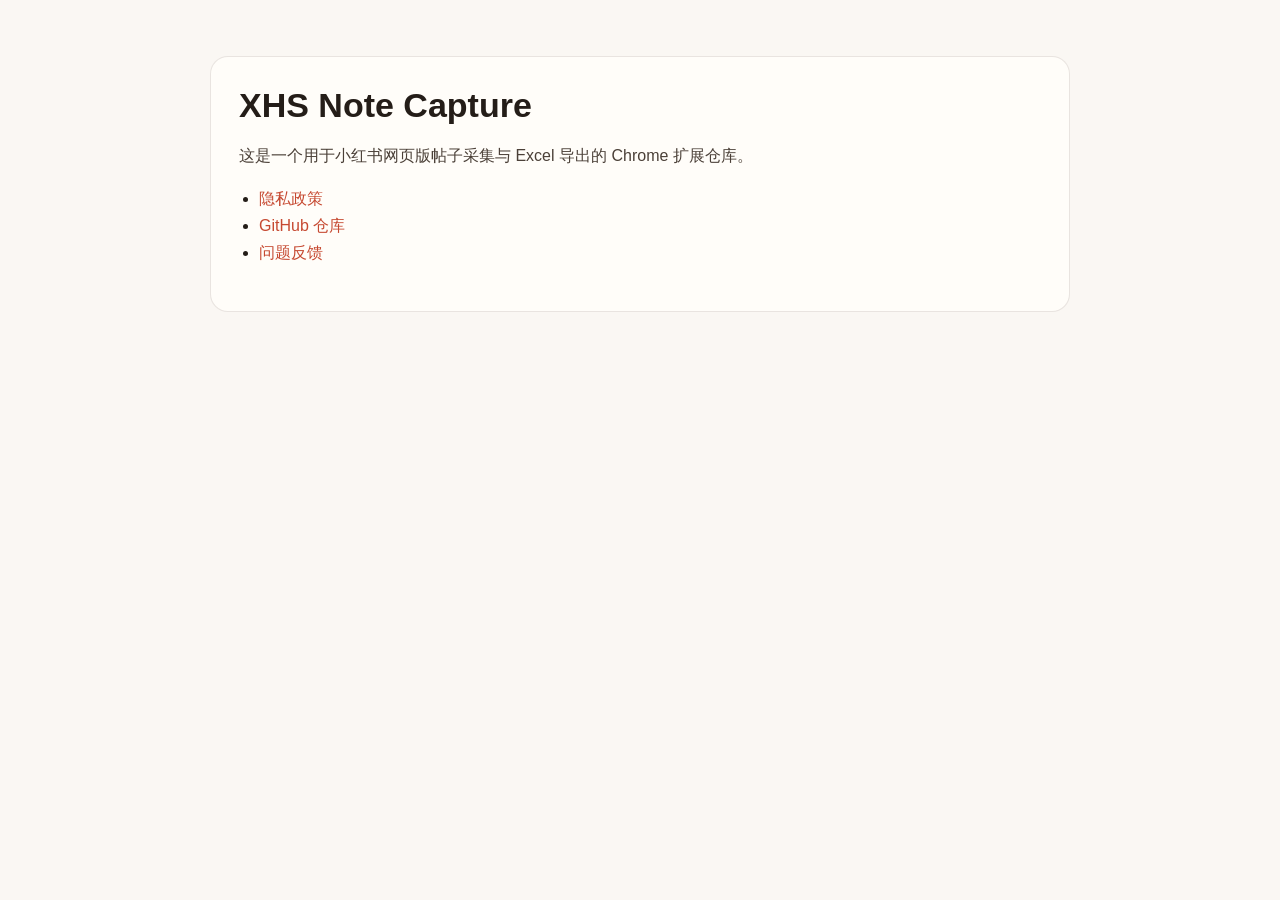
<file: index.html>
<!doctype html>
<html lang="zh-CN">
  <head>
    <meta charset="utf-8">
    <meta name="viewport" content="width=device-width, initial-scale=1">
    <title>XHS Note Capture</title>
    <style>
      body {
        margin: 0;
        font: 16px/1.7 -apple-system, BlinkMacSystemFont, "PingFang SC", "Noto Sans SC", sans-serif;
        color: #241d18;
        background: #faf7f3;
      }
      main {
        max-width: 860px;
        margin: 0 auto;
        padding: 56px 20px 72px;
      }
      .card {
        padding: 28px;
        border: 1px solid rgba(76, 53, 41, 0.12);
        border-radius: 18px;
        background: #fffdf9;
      }
      h1 {
        margin: 0 0 12px;
        font-size: 34px;
        line-height: 1.2;
      }
      p {
        color: #4b4038;
      }
      a {
        color: #c64931;
        text-decoration: none;
      }
      a:hover {
        text-decoration: underline;
      }
      ul {
        padding-left: 20px;
      }
    </style>
  </head>
  <body>
    <main>
      <section class="card">
        <h1>XHS Note Capture</h1>
        <p>这是一个用于小红书网页版帖子采集与 Excel 导出的 Chrome 扩展仓库。</p>
        <ul>
          <li><a href="./privacy-policy.html">隐私政策</a></li>
          <li><a href="https://github.com/gjxwxt/xhs-note-exporter-extension">GitHub 仓库</a></li>
          <li><a href="https://github.com/gjxwxt/xhs-note-exporter-extension/issues">问题反馈</a></li>
        </ul>
      </section>
    </main>
  </body>
  </html>
</file>
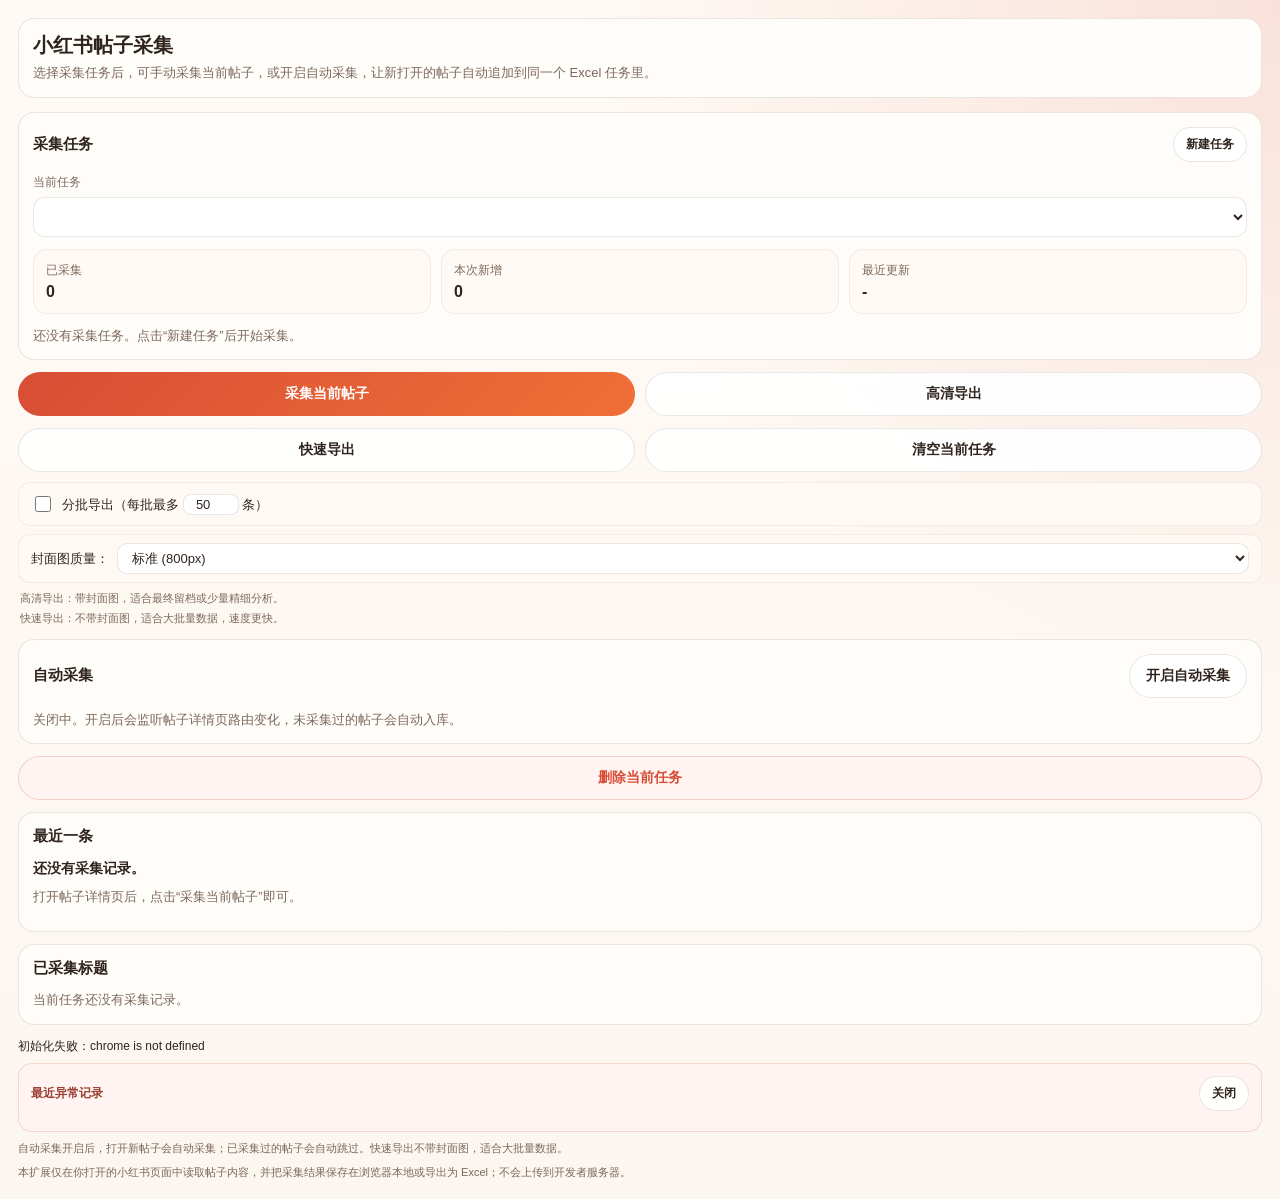
<file: popup.html>
<!doctype html>
<html lang="zh-CN">
  <head>
    <meta charset="utf-8">
    <meta name="viewport" content="width=device-width, initial-scale=1">
    <title>XHS Note Capture</title>
    <link rel="stylesheet" href="popup.css">
  </head>
  <body>
    <main class="panel">
      <section class="hero">
        <h1>小红书帖子采集</h1>
        <p>选择采集任务后，可手动采集当前帖子，或开启自动采集，让新打开的帖子自动追加到同一个 Excel 任务里。</p>
      </section>

      <section class="card">
        <div class="section-head">
          <h2>采集任务</h2>
          <button id="newTaskButton" class="ghost" type="button">新建任务</button>
        </div>

        <label class="field">
          <span>当前任务</span>
          <select id="taskSelect"></select>
        </label>

        <section id="createTaskPanel" class="create-panel" hidden>
          <label class="field">
            <span>任务名称</span>
            <input id="taskNameInput" type="text" maxlength="60" placeholder="例如：2026年7月-某品牌账号">
          </label>
          <div class="button-row compact">
            <button id="confirmCreateButton" class="primary" type="button">确认新建</button>
            <button id="cancelCreateButton" class="secondary" type="button">取消</button>
          </div>
        </section>

        <div class="stats">
          <article class="stat">
            <span>已采集</span>
            <strong id="noteCount">0</strong>
          </article>
          <article class="stat">
            <span>本次新增</span>
            <strong id="sessionCount">0</strong>
          </article>
          <article class="stat">
            <span>最近更新</span>
            <strong id="updatedAt">-</strong>
          </article>
        </div>

        <p id="taskMeta" class="meta">还没有采集任务。点击“新建任务”后开始采集。</p>
      </section>

      <div class="button-row">
        <button id="captureButton" class="primary" type="button">采集当前帖子</button>
        <button id="exportButton" class="secondary" type="button">高清导出</button>
      </div>

      <div class="button-row">
        <button id="quickExportButton" class="secondary" type="button">快速导出</button>
        <button id="clearButton" class="secondary" type="button">清空当前任务</button>
      </div>

      <div class="batch-export-options">
        <label class="checkbox-label">
          <input id="batchExportCheckbox" type="checkbox">
          <span>分批导出（每批最多 <input id="batchSizeInput" type="number" value="50" min="10" max="200" class="inline-number"> 条）</span>
        </label>
      </div>
      <div class="quality-options">
        <span class="quality-label">封面图质量：</span>
        <select id="imageQualitySelect" class="quality-select">
          <option value="hd">高清 (1600px)</option>
          <option value="standard" selected>标准 (800px)</option>
          <option value="thumbnail">缩略图 (400px)</option>
        </select>
      </div>
      <div class="export-help">
        <p>高清导出：带封面图，适合最终留档或少量精细分析。</p>
        <p>快速导出：不带封面图，适合大批量数据，速度更快。</p>
      </div>

      <section class="card auto-card">
        <div class="section-head">
          <h2>自动采集</h2>
          <button id="autoCaptureButton" class="secondary" type="button">开启自动采集</button>
        </div>
        <p id="autoCaptureMeta" class="meta">关闭中。开启后会监听帖子详情页路由变化，未采集过的帖子会自动入库。</p>
      </section>

      <div class="button-row single">
        <button id="deleteTaskButton" class="danger" type="button">删除当前任务</button>
      </div>

      <section class="card preview-card">
        <div class="section-head">
          <h2>最近一条</h2>
        </div>
        <p id="lastTitle" class="preview-title">还没有采集记录。</p>
        <p id="lastInfo" class="preview-info">打开帖子详情页后，点击“采集当前帖子”即可。</p>
      </section>

      <section class="card list-card">
        <div class="section-head">
          <h2>已采集标题</h2>
        </div>
        <div id="capturedList" class="captured-list empty">
          <p class="list-empty">当前任务还没有采集记录。</p>
        </div>
      </section>

      <p id="status" class="status">先选择采集任务。手动采集和自动采集都会按帖子链接去重。</p>
      <p id="runtimeIssue" class="runtime-issue" hidden></p>
      <div id="errorPanel" class="error-panel" hidden>
        <div class="error-panel-head">
          <span>最近异常记录</span>
          <button id="errorPanelClose" class="ghost small" type="button">关闭</button>
        </div>
        <div id="errorList" class="error-list"></div>
      </div>
      <p class="tip">自动采集开启后，打开新帖子会自动采集；已采集过的帖子会自动跳过。快速导出不带封面图，适合大批量数据。</p>
      <p class="tip privacy-tip">本扩展仅在你打开的小红书页面中读取帖子内容，并把采集结果保存在浏览器本地或导出为 Excel；不会上传到开发者服务器。</p>
    </main>

    <div id="confirmModal" class="modal-overlay" hidden>
      <div class="modal-dialog">
        <p id="confirmMessage" class="confirm-message"></p>
        <div class="button-row compact">
          <button id="confirmOk" class="primary" type="button">确认</button>
          <button id="confirmCancel" class="secondary" type="button">取消</button>
        </div>
      </div>
    </div>

    <script src="popup.js"></script>
  </body>
</html>
</file>
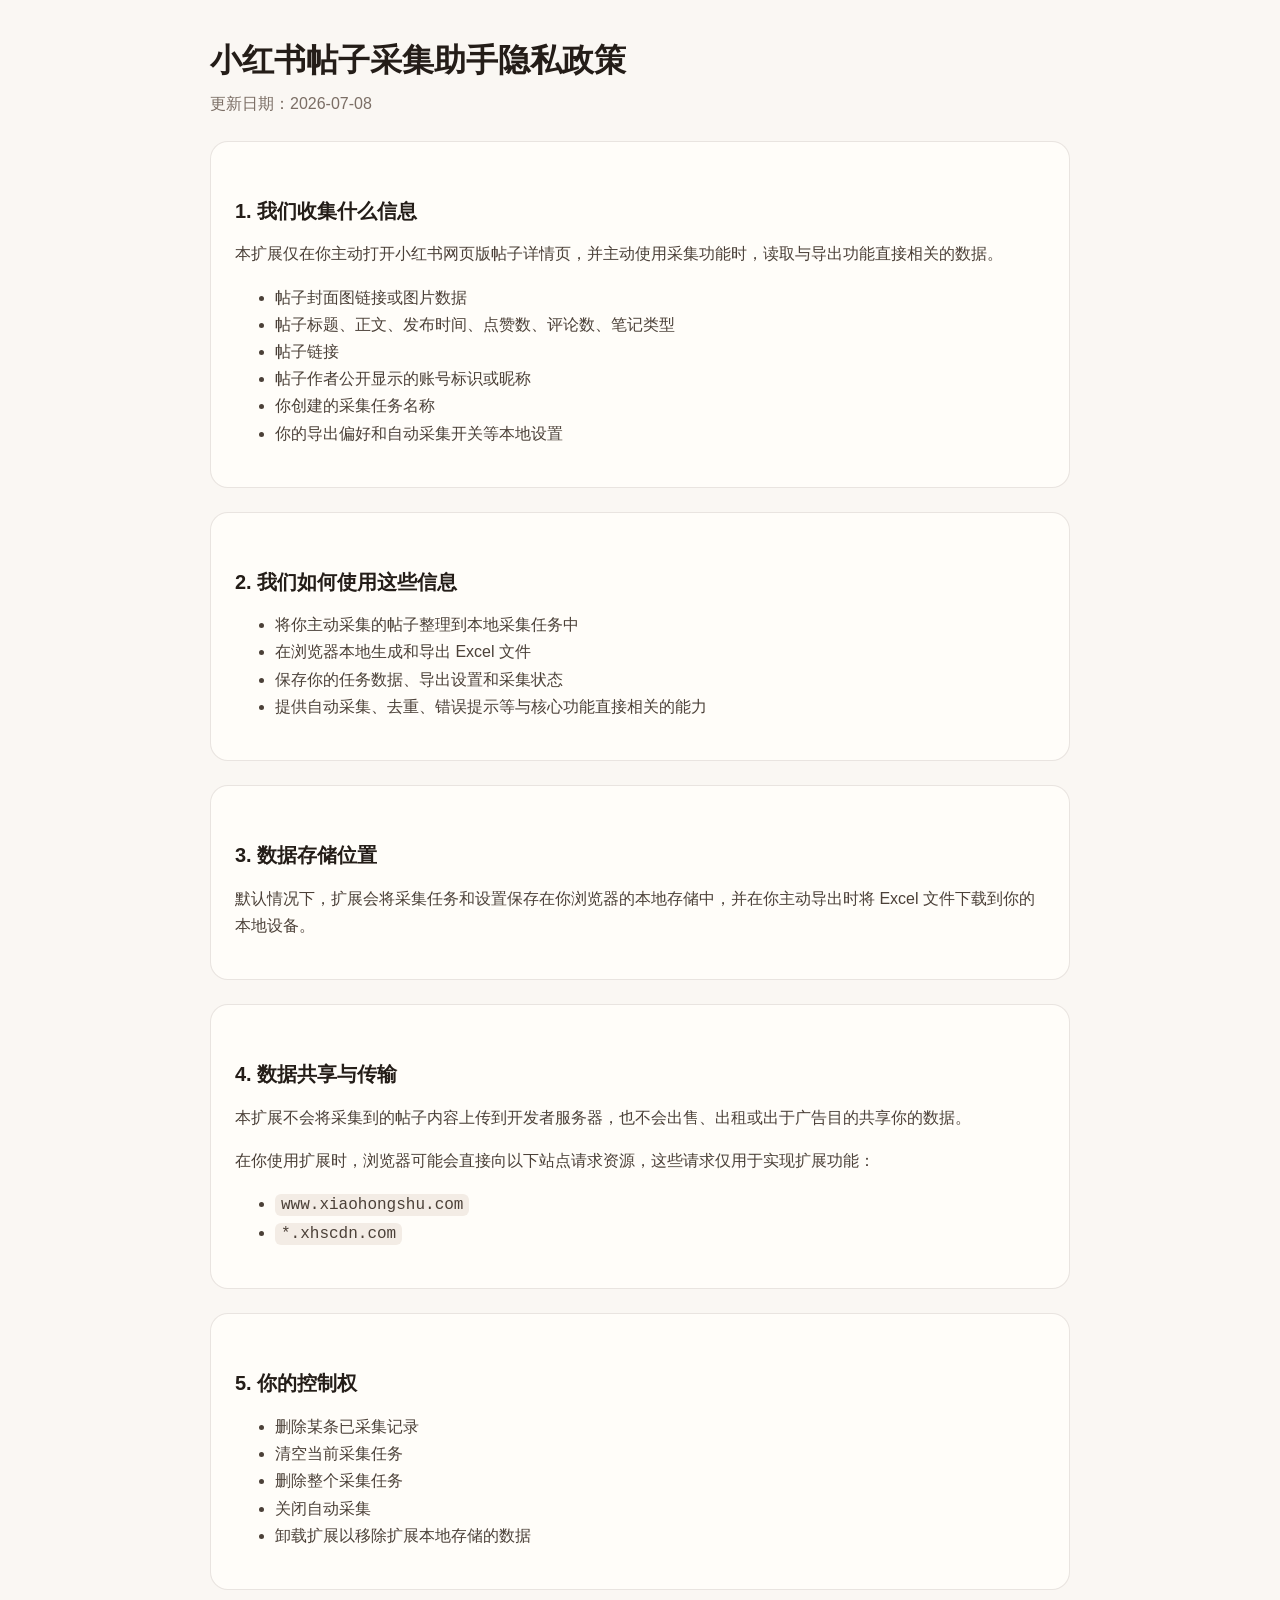
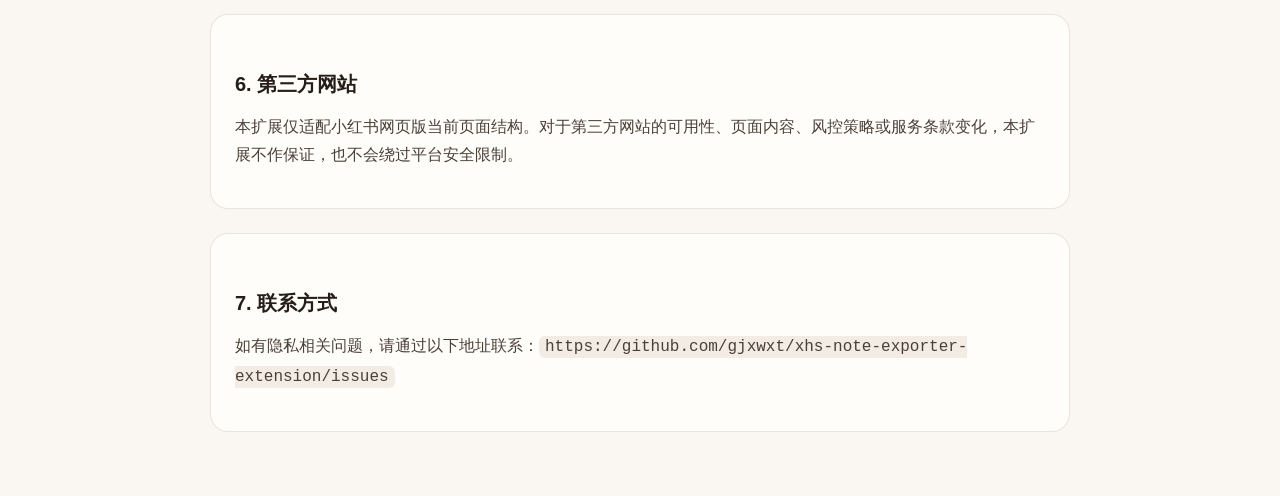
<file: privacy-policy.html>
<!doctype html>
<html lang="zh-CN">
  <head>
    <meta charset="utf-8">
    <meta name="viewport" content="width=device-width, initial-scale=1">
    <title>小红书帖子采集助手隐私政策</title>
    <style>
      body {
        margin: 0;
        font: 16px/1.7 -apple-system, BlinkMacSystemFont, "PingFang SC", "Noto Sans SC", sans-serif;
        color: #241d18;
        background: #faf7f3;
      }
      main {
        max-width: 860px;
        margin: 0 auto;
        padding: 40px 20px 72px;
      }
      h1, h2 {
        line-height: 1.3;
      }
      h1 {
        margin: 0 0 8px;
        font-size: 32px;
      }
      h2 {
        margin-top: 32px;
        font-size: 20px;
      }
      p, li {
        color: #4b4038;
      }
      .meta {
        margin: 0;
        color: #7b6e65;
      }
      .card {
        margin-top: 24px;
        padding: 24px;
        border: 1px solid rgba(76, 53, 41, 0.12);
        border-radius: 18px;
        background: #fffdf9;
      }
      code {
        padding: 2px 6px;
        border-radius: 6px;
        background: #f3ece5;
      }
    </style>
  </head>
  <body>
    <main>
      <h1>小红书帖子采集助手隐私政策</h1>
      <p class="meta">更新日期：2026-07-08</p>

      <section class="card">
        <h2>1. 我们收集什么信息</h2>
        <p>本扩展仅在你主动打开小红书网页版帖子详情页，并主动使用采集功能时，读取与导出功能直接相关的数据。</p>
        <ul>
          <li>帖子封面图链接或图片数据</li>
          <li>帖子标题、正文、发布时间、点赞数、评论数、笔记类型</li>
          <li>帖子链接</li>
          <li>帖子作者公开显示的账号标识或昵称</li>
          <li>你创建的采集任务名称</li>
          <li>你的导出偏好和自动采集开关等本地设置</li>
        </ul>
      </section>

      <section class="card">
        <h2>2. 我们如何使用这些信息</h2>
        <ul>
          <li>将你主动采集的帖子整理到本地采集任务中</li>
          <li>在浏览器本地生成和导出 Excel 文件</li>
          <li>保存你的任务数据、导出设置和采集状态</li>
          <li>提供自动采集、去重、错误提示等与核心功能直接相关的能力</li>
        </ul>
      </section>

      <section class="card">
        <h2>3. 数据存储位置</h2>
        <p>默认情况下，扩展会将采集任务和设置保存在你浏览器的本地存储中，并在你主动导出时将 Excel 文件下载到你的本地设备。</p>
      </section>

      <section class="card">
        <h2>4. 数据共享与传输</h2>
        <p>本扩展不会将采集到的帖子内容上传到开发者服务器，也不会出售、出租或出于广告目的共享你的数据。</p>
        <p>在你使用扩展时，浏览器可能会直接向以下站点请求资源，这些请求仅用于实现扩展功能：</p>
        <ul>
          <li><code>www.xiaohongshu.com</code></li>
          <li><code>*.xhscdn.com</code></li>
        </ul>
      </section>

      <section class="card">
        <h2>5. 你的控制权</h2>
        <ul>
          <li>删除某条已采集记录</li>
          <li>清空当前采集任务</li>
          <li>删除整个采集任务</li>
          <li>关闭自动采集</li>
          <li>卸载扩展以移除扩展本地存储的数据</li>
        </ul>
      </section>

      <section class="card">
        <h2>6. 第三方网站</h2>
        <p>本扩展仅适配小红书网页版当前页面结构。对于第三方网站的可用性、页面内容、风控策略或服务条款变化，本扩展不作保证，也不会绕过平台安全限制。</p>
      </section>

      <section class="card">
        <h2>7. 联系方式</h2>
        <p>如有隐私相关问题，请通过以下地址联系：<code>https://github.com/gjxwxt/xhs-note-exporter-extension/issues</code></p>
      </section>
    </main>
  </body>
</html>
</file>
<file: popup.css>
:root {
  color-scheme: light;
  --bg: #fbf6ef;
  --card: #fffdf9;
  --line: rgba(76, 53, 41, 0.12);
  --ink: #2f241d;
  --muted: #7c685c;
  --accent: #d84d35;
  --accent-dark: #b93f2a;
}

* {
  box-sizing: border-box;
}

body {
  margin: 0;
  min-width: 340px;
  font-family: "PingFang SC", "Noto Sans SC", sans-serif;
  color: var(--ink);
  background:
    radial-gradient(circle at top right, rgba(216, 77, 53, 0.14), transparent 40%),
    linear-gradient(180deg, #fffaf5 0%, var(--bg) 100%);
}

.panel {
  padding: 18px;
}

.hero,
.card {
  padding: 14px;
  border: 1px solid var(--line);
  border-radius: 16px;
  background: var(--card);
}

.hero {
  margin-bottom: 14px;
}

.hero h1,
.section-head h2 {
  margin: 0;
}

.hero h1 {
  font-size: 20px;
  line-height: 1.2;
  margin-bottom: 6px;
}

.hero p,
.meta,
.preview-info,
.tip {
  margin: 0;
  color: var(--muted);
  font-size: 13px;
  line-height: 1.5;
}

.card + .button-row,
.button-row + .button-row,
.button-row + .card,
.card + .card,
.button-row + .status {
  margin-top: 12px;
}

.section-head {
  display: flex;
  align-items: center;
  justify-content: space-between;
  gap: 12px;
  margin-bottom: 12px;
}

.section-head h2 {
  font-size: 15px;
}

.field {
  display: block;
}

.field span {
  display: block;
  margin-bottom: 6px;
  font-size: 12px;
  color: var(--muted);
}

.field input,
.field select {
  width: 100%;
  border: 1px solid var(--line);
  border-radius: 12px;
  padding: 10px 12px;
  font-size: 14px;
  color: var(--ink);
  background: rgba(255, 255, 255, 0.92);
}

.field input:focus,
.field select:focus {
  outline: 2px solid rgba(216, 77, 53, 0.2);
  border-color: rgba(216, 77, 53, 0.5);
}

.create-panel {
  margin-top: 12px;
  padding: 12px;
  border-radius: 14px;
  background: rgba(216, 77, 53, 0.05);
  border: 1px dashed rgba(216, 77, 53, 0.28);
}

.stats {
  display: grid;
  grid-template-columns: 1fr 1fr 1fr;
  gap: 10px;
  margin-top: 12px;
}

.stat {
  padding: 12px;
  border-radius: 14px;
  background: rgba(255, 250, 245, 0.95);
  border: 1px solid rgba(76, 53, 41, 0.08);
}

.stat span {
  display: block;
  margin-bottom: 4px;
  font-size: 12px;
  color: var(--muted);
}

.stat strong {
  display: block;
  font-size: 16px;
}

.meta {
  margin-top: 12px;
}

.button-row {
  display: grid;
  grid-template-columns: 1fr 1fr;
  gap: 10px;
}

.button-row.single {
  grid-template-columns: 1fr;
}

.button-row.compact {
  grid-template-columns: 1fr 1fr;
  margin-top: 10px;
}

.export-help {
  margin-top: 8px;
  padding: 0 2px;
}

.export-help p {
  margin: 0;
  font-size: 11px;
  line-height: 1.45;
  color: var(--muted);
}

.export-help p + p {
  margin-top: 4px;
}

.privacy-tip {
  margin-top: 8px;
}

button {
  border-radius: 999px;
  padding: 12px 16px;
  font-size: 14px;
  font-weight: 600;
  cursor: pointer;
}

button:disabled {
  cursor: wait;
  opacity: 0.7;
}

.primary {
  border: 0;
  color: #fff;
  background: linear-gradient(135deg, var(--accent) 0%, #f06f36 100%);
}

.primary:hover {
  background: linear-gradient(135deg, var(--accent-dark) 0%, #dd5f28 100%);
}

.secondary,
.ghost {
  border: 1px solid var(--line);
  color: var(--ink);
  background: rgba(255, 255, 255, 0.92);
}

.danger {
  border: 1px solid rgba(216, 77, 53, 0.22);
  color: var(--accent);
  background: rgba(255, 244, 241, 0.98);
}

.ghost {
  padding: 8px 12px;
  font-size: 12px;
}

.preview-card {
  min-height: 120px;
}

.auto-card {
  margin-top: 12px;
}

.list-card {
  margin-top: 12px;
}

.captured-list {
  max-height: 174px;
  overflow: auto;
  display: grid;
  gap: 8px;
  padding-right: 4px;
}

.captured-list.empty {
  display: block;
}

.list-empty {
  margin: 0;
  color: var(--muted);
  font-size: 13px;
  line-height: 1.5;
}

.captured-item {
  display: grid;
  grid-template-columns: minmax(0, 1fr) auto;
  gap: 10px;
  align-items: start;
  padding: 10px 12px;
  border-radius: 12px;
  background: rgba(255, 250, 245, 0.95);
  border: 1px solid rgba(76, 53, 41, 0.08);
}

.captured-main {
  min-width: 0;
}

.captured-title {
  margin: 0;
  font-size: 13px;
  font-weight: 600;
  line-height: 1.45;
  word-break: break-word;
}

.captured-meta {
  margin: 4px 0 0;
  font-size: 11px;
  line-height: 1.4;
  color: var(--muted);
}

.delete-note-button {
  padding: 7px 10px;
  border-radius: 999px;
  border: 1px solid rgba(216, 77, 53, 0.22);
  background: rgba(255, 255, 255, 0.95);
  color: var(--accent);
  font-size: 12px;
  font-weight: 600;
}

.preview-title {
  margin: 0;
  font-size: 14px;
  font-weight: 600;
  line-height: 1.5;
}

.preview-info {
  margin-top: 8px;
}

.status {
  margin: 12px 0 0;
  font-size: 12px;
  line-height: 1.5;
  color: var(--ink);
}

.runtime-issue {
  margin: 8px 0 0;
  padding: 10px 12px;
  border-radius: 12px;
  border: 1px solid rgba(216, 77, 53, 0.18);
  background: rgba(255, 244, 241, 0.92);
  color: #9b3f32;
  font-size: 11px;
  line-height: 1.45;
}

.error-panel {
  margin-top: 8px;
  padding: 12px;
  border-radius: 14px;
  border: 1px solid rgba(216, 77, 53, 0.18);
  background: rgba(255, 244, 241, 0.96);
  max-height: 240px;
  overflow: hidden;
  display: flex;
  flex-direction: column;
}

.error-panel-head {
  display: flex;
  align-items: center;
  justify-content: space-between;
  margin-bottom: 8px;
  font-size: 12px;
  font-weight: 600;
  color: #9b3f32;
}

.error-list {
  overflow: auto;
  flex: 1;
  display: flex;
  flex-direction: column;
  gap: 8px;
}

.error-item {
  padding: 8px 10px;
  background: rgba(255, 255, 255, 0.85);
  border-radius: 10px;
  border: 1px solid rgba(216, 77, 53, 0.1);
}

.error-item-header {
  display: flex;
  align-items: center;
  justify-content: space-between;
  gap: 8px;
  margin-bottom: 4px;
}

.error-source {
  font-size: 10px;
  font-weight: 600;
  color: #9b3f32;
  text-transform: uppercase;
}

.error-time {
  font-size: 10px;
  color: #7c685c;
}

.error-message {
  margin: 0;
  font-size: 11px;
  line-height: 1.45;
  color: #2f241d;
  word-break: break-word;
}

.error-url {
  margin: 4px 0 0;
  font-size: 10px;
  color: #7c685c;
  word-break: break-all;
}

.error-detail-link {
  color: #d84d35;
  font-size: 11px;
  cursor: pointer;
  text-decoration: underline;
}

.quality-options {
  margin-top: 8px;
  display: flex;
  align-items: center;
  gap: 8px;
  padding: 8px 12px;
  border-radius: 12px;
  background: rgba(255, 250, 245, 0.85);
  border: 1px solid rgba(76, 53, 41, 0.08);
}

.quality-label {
  font-size: 13px;
  color: var(--ink);
  white-space: nowrap;
}

.quality-select {
  flex: 1;
  padding: 6px 10px;
  border: 1px solid var(--line);
  border-radius: 10px;
  font-size: 13px;
  color: var(--ink);
  background: rgba(255, 255, 255, 0.92);
}

.batch-export-options {
  margin-top: 10px;
  padding: 10px 12px;
  border-radius: 12px;
  background: rgba(255, 250, 245, 0.85);
  border: 1px solid rgba(76, 53, 41, 0.08);
}

.checkbox-label {
  display: flex;
  align-items: center;
  gap: 8px;
  font-size: 13px;
  color: var(--ink);
  cursor: pointer;
}

.checkbox-label input[type="checkbox"] {
  width: 16px;
  height: 16px;
  cursor: pointer;
}

.inline-number {
  width: 56px;
  padding: 2px 6px;
  border: 1px solid var(--line);
  border-radius: 8px;
  font-size: 13px;
  color: var(--ink);
  background: rgba(255, 255, 255, 0.92);
  text-align: center;
}

.modal-overlay {
  position: fixed;
  top: 0; left: 0; right: 0; bottom: 0;
  background: rgba(47, 36, 29, 0.42);
  display: flex;
  align-items: center;
  justify-content: center;
  z-index: 1000;
}

.modal-overlay[hidden] {
  display: none !important;
}

.modal-dialog {
  background: var(--card);
  border: 1px solid var(--line);
  border-radius: 18px;
  padding: 22px;
  min-width: 280px;
  max-width: 360px;
  box-shadow: 0 20px 40px rgba(47, 36, 29, 0.2);
}

.confirm-message {
  margin: 0 0 16px;
  font-size: 14px;
  line-height: 1.55;
  color: var(--ink);
  text-align: center;
}

.runtime-issue {
  cursor: pointer;
}

.tip {
  margin: 8px 0 0;
  font-size: 11px;
}
</file>
